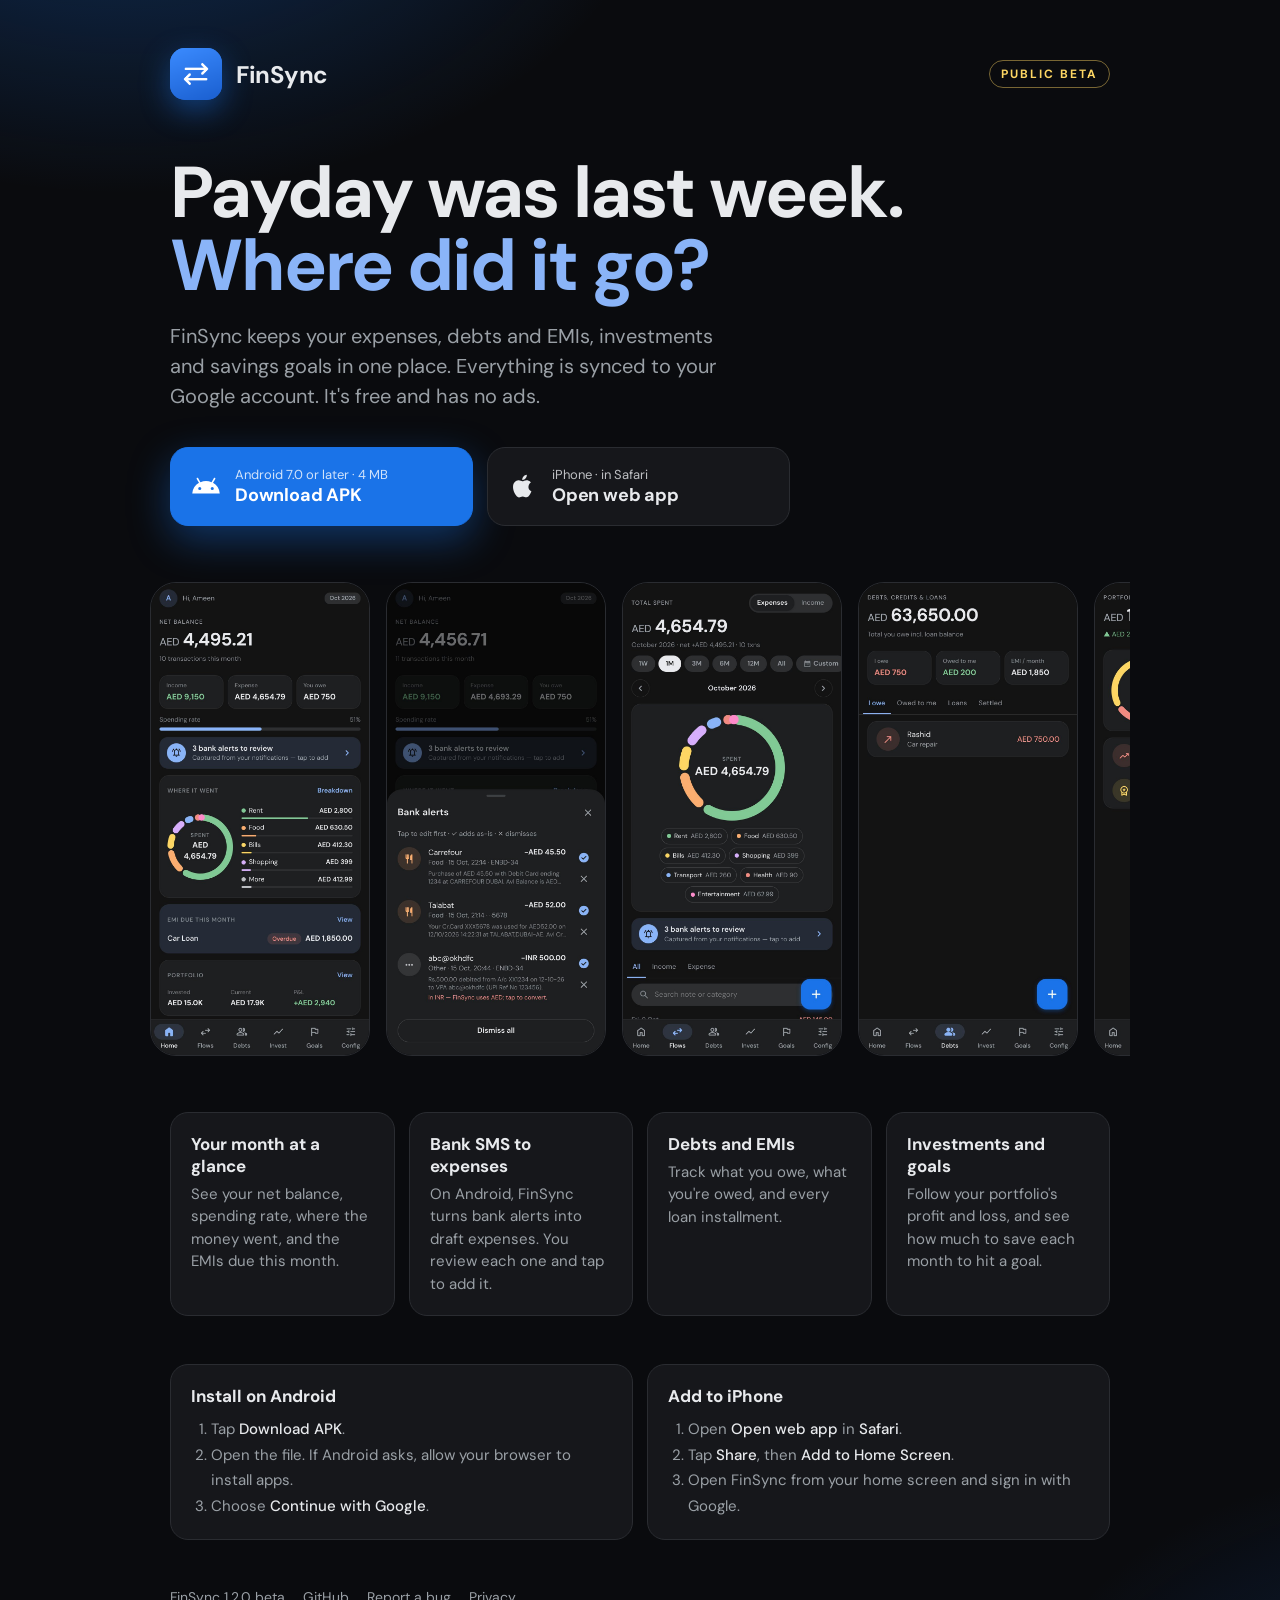
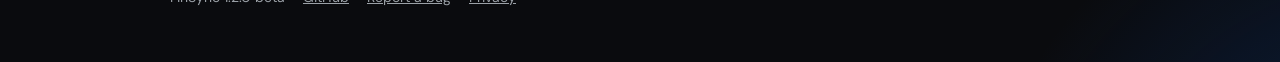
<file: index.html>
<!doctype html>
<html lang="en">
<head>
<meta charset="utf-8">
<meta name="viewport" content="width=device-width, initial-scale=1, viewport-fit=cover">
<title>FinSync: your money, in sync</title>
<meta name="description" content="Expenses, debts and EMIs, investments and goals, synced to your Google account. Free on Android and iPhone.">
<meta property="og:title" content="FinSync">
<meta property="og:description" content="Expenses, debts and EMIs, investments and goals, synced to your Google account. Free on Android and iPhone.">
<meta property="og:image" content="https://vtameen.github.io/finsync/app/icons/icon-512.png">
<meta name="theme-color" content="#0a0b0e">
<link rel="icon" type="image/png" href="app/icons/favicon-32.png">
<link rel="apple-touch-icon" href="app/icons/apple-touch-icon.png">
<style>
@font-face{font-family:DM;font-weight:400;src:url(app/fonts/dm-sans-latin-400-normal.woff2) format('woff2')}
@font-face{font-family:DM;font-weight:500;src:url(app/fonts/dm-sans-latin-500-normal.woff2) format('woff2')}
@font-face{font-family:DM;font-weight:700;src:url(app/fonts/dm-sans-latin-700-normal.woff2) format('woff2')}
:root{--bg:#0a0b0e;--card:#16171b;--line:#2a2c31;--text:#e8eaed;--mute:#9aa0a6;--blue:#1a73e8;--blue2:#8ab4f8;--gold:#fdd663}
*{box-sizing:border-box}
html,body{margin:0;background:var(--bg);color:var(--text);font-family:DM,system-ui,sans-serif;-webkit-font-smoothing:antialiased}
body{background:radial-gradient(900px 600px at 10% -10%,rgba(26,115,232,.35),transparent 60%),radial-gradient(700px 600px at 110% 110%,rgba(13,61,138,.45),transparent 60%),var(--bg);min-height:100vh}
main{max-width:980px;margin:0 auto;padding:calc(48px + env(safe-area-inset-top)) 20px 56px}
.top{display:flex;align-items:center;gap:14px}
.logo{width:52px;height:52px;border-radius:15px;background:linear-gradient(160deg,#3b8bff,#1a5fd0);display:grid;place-items:center;box-shadow:0 10px 30px rgba(26,115,232,.45)}
.logo img{width:52px;height:52px;border-radius:15px}
.top b{font-size:24px;letter-spacing:-.5px}
.beta{margin-left:auto;font-size:12px;font-weight:700;letter-spacing:2px;color:var(--gold);border:1.5px solid rgba(253,214,99,.45);padding:5px 11px;border-radius:20px}
h1{font-size:clamp(40px,8vw,72px);line-height:1.02;letter-spacing:-2px;margin:56px 0 18px;font-weight:700}
h1 em{font-style:normal;color:var(--blue2)}
.lede{font-size:clamp(17px,2.4vw,20px);color:var(--mute);max-width:560px;line-height:1.5;margin:0}
.ctas{display:grid;grid-template-columns:1fr 1fr;gap:14px;margin-top:36px;max-width:620px}
.cta{display:flex;align-items:center;gap:14px;padding:18px 20px;border-radius:18px;text-decoration:none;color:var(--text);background:var(--card);border:1px solid var(--line);transition:transform .15s,border-color .15s}
.cta:hover{transform:translateY(-2px);border-color:#3c4043}
.cta.primary{background:var(--blue);border-color:var(--blue);color:#fff;box-shadow:0 14px 40px rgba(26,115,232,.4)}
.cta svg{flex:none;width:30px;height:30px}
.cta span{display:block;font-size:13px;opacity:.8}
.cta strong{display:block;font-size:18px;letter-spacing:-.2px}
.shots{display:flex;gap:16px;margin:56px -20px 0;padding:0 20px 8px;overflow-x:auto;scroll-snap-type:x mandatory;scrollbar-width:none}
.shots::-webkit-scrollbar{display:none}
.shots img{flex:none;width:220px;border-radius:26px;border:1px solid var(--line);scroll-snap-align:start;background:#131314}
.feat{display:grid;grid-template-columns:repeat(auto-fit,minmax(220px,1fr));gap:14px;margin-top:48px}
.f{background:var(--card);border:1px solid var(--line);border-radius:18px;padding:20px}
.f h3{margin:0 0 6px;font-size:17px}
.f p{margin:0;color:var(--mute);font-size:15px;line-height:1.5}
.how{margin-top:48px;display:grid;grid-template-columns:1fr 1fr;gap:14px}
.how div{background:var(--card);border:1px solid var(--line);border-radius:18px;padding:20px}
.how h3{margin:0 0 10px;font-size:17px}
.how ol{margin:0;padding-left:20px;color:var(--mute);font-size:15px;line-height:1.7}
.how b{color:var(--text);font-weight:500}
footer{margin-top:48px;color:var(--mute);font-size:14px;display:flex;gap:18px;flex-wrap:wrap}
footer a{color:var(--mute)}
@media (max-width:640px){.ctas,.how{grid-template-columns:1fr}h1{margin-top:40px}}
</style>
</head>
<body>
<main>
  <div class="top"><div class="logo"><img src="app/icons/icon-192.png" alt=""></div><b>FinSync</b><span class="beta">PUBLIC BETA</span></div>

  <h1>Payday was last week.<br><em>Where did it go?</em></h1>
  <p class="lede">FinSync keeps your expenses, debts and EMIs, investments and savings goals in one place. Everything is synced to your Google account. It's free and has no ads.</p>

  <div class="ctas">
    <a class="cta" id="android" href="https://github.com/vtameen/finsync/raw/main/download/FinSync-beta.apk">
      <svg viewBox="0 0 24 24" fill="currentColor"><path d="M17.6 9.48l1.84-3.18c.16-.31.04-.69-.26-.85a.637.637 0 0 0-.83.22l-1.88 3.24a11.43 11.43 0 0 0-8.94 0L5.65 5.67a.643.643 0 0 0-.87-.2c-.28.18-.37.54-.22.83L6.4 9.48A10.78 10.78 0 0 0 1 18h22a10.78 10.78 0 0 0-5.4-8.52M7 15.25a1.25 1.25 0 1 1 0-2.5 1.25 1.25 0 0 1 0 2.5m10 0a1.25 1.25 0 1 1 0-2.5 1.25 1.25 0 0 1 0 2.5"/></svg>
      <div><span>Android 7.0 or later · 4 MB</span><strong>Download APK</strong></div></a>
    <a class="cta" id="iphone" href="app/">
      <svg viewBox="0 0 24 24" fill="currentColor"><path d="M16.37 12.6c-.02-2.3 1.88-3.4 1.96-3.46-1.07-1.56-2.73-1.78-3.32-1.8-1.41-.14-2.76.83-3.47.83-.72 0-1.82-.81-3-.79-1.54.02-2.96.9-3.76 2.28-1.6 2.78-.41 6.89 1.15 9.14.76 1.1 1.67 2.34 2.86 2.3 1.15-.05 1.58-.74 2.97-.74 1.38 0 1.77.74 2.98.72 1.23-.02 2.01-1.12 2.76-2.23.87-1.28 1.23-2.52 1.25-2.58-.03-.01-2.39-.92-2.41-3.65zM14.1 5.86c.63-.77 1.06-1.83.94-2.89-.91.04-2.01.61-2.66 1.37-.58.67-1.1 1.76-.96 2.8 1.01.08 2.05-.52 2.68-1.28z"/></svg>
      <div><span>iPhone · in Safari</span><strong>Open web app</strong></div></a>
  </div>

  <div class="shots">
    <img src="screenshots/home.jpg" alt="Home"><img src="screenshots/inbox.jpg" alt="Bank alerts"><img src="screenshots/flows.jpg" alt="Flows">
    <img src="screenshots/debts.jpg" alt="Debts"><img src="screenshots/invest.jpg" alt="Invest"><img src="screenshots/goals.jpg" alt="Goals">
  </div>

  <div class="feat">
    <div class="f"><h3>Your month at a glance</h3><p>See your net balance, spending rate, where the money went, and the EMIs due this month.</p></div>
    <div class="f"><h3>Bank SMS to expenses</h3><p>On Android, FinSync turns bank alerts into draft expenses. You review each one and tap to add it.</p></div>
    <div class="f"><h3>Debts and EMIs</h3><p>Track what you owe, what you're owed, and every loan installment.</p></div>
    <div class="f"><h3>Investments and goals</h3><p>Follow your portfolio's profit and loss, and see how much to save each month to hit a goal.</p></div>
  </div>

  <div class="how">
    <div><h3>Install on Android</h3><ol><li>Tap <b>Download APK</b>.</li><li>Open the file. If Android asks, allow your browser to install apps.</li><li>Choose <b>Continue with Google</b>.</li></ol></div>
    <div><h3>Add to iPhone</h3><ol><li>Open <b>Open web app</b> in <b>Safari</b>.</li><li>Tap <b>Share</b>, then <b>Add to Home Screen</b>.</li><li>Open FinSync from your home screen and sign in with Google.</li></ol></div>
  </div>

  <footer><span>FinSync 1.2.0 beta</span><a href="https://github.com/vtameen/finsync">GitHub</a><a href="https://github.com/vtameen/finsync/issues">Report a bug</a><a href="https://vtameen.github.io/finsync-privacy/">Privacy</a></footer>
</main>
<script>
  // Put the visitor's own platform first.
  var ua = navigator.userAgent, ios = /iPhone|iPad|iPod/.test(ua) || (navigator.platform === 'MacIntel' && navigator.maxTouchPoints > 1);
  var a = document.getElementById('android'), i = document.getElementById('iphone');
  if (ios) { i.classList.add('primary'); i.parentNode.insertBefore(i, a); } else { a.classList.add('primary'); }
</script>
</body>
</html>
</file>
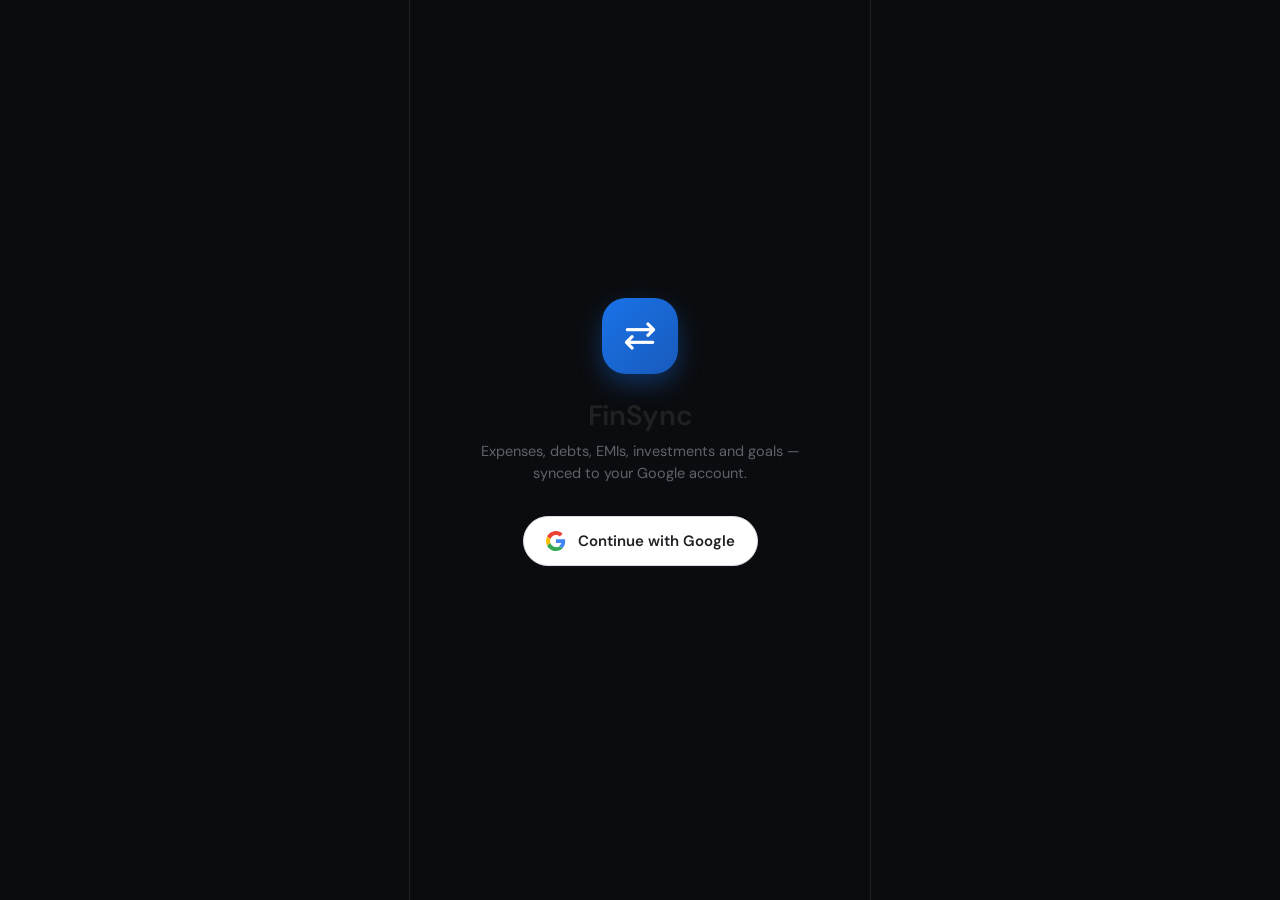
<file: app/index.html>
<!doctype html>
<html lang="en">
<head>
  <meta charset="utf-8">
  <meta name="viewport" content="width=device-width, initial-scale=1, maximum-scale=1, viewport-fit=cover">
  <meta name="color-scheme" content="light dark">
  <meta name="theme-color" content="#ffffff" media="(prefers-color-scheme: light)">
  <meta name="theme-color" content="#131314" media="(prefers-color-scheme: dark)">
  <meta name="apple-mobile-web-app-capable" content="yes">
  <meta name="mobile-web-app-capable" content="yes">
  <meta name="apple-mobile-web-app-title" content="FinSync">
  <meta name="apple-mobile-web-app-status-bar-style" content="default">
  <meta name="description" content="FinSync: expenses, debts, EMIs, investments and goals, synced to your Google account.">
  <title>FinSync</title>
  <link rel="manifest" href="manifest.webmanifest">
  <link rel="apple-touch-icon" href="icons/apple-touch-icon.png">
  <link rel="icon" type="image/png" sizes="32x32" href="icons/favicon-32.png">
  <link rel="stylesheet" href="app.css">
  <link rel="stylesheet" href="web.css">
</head>
<body>
  <div id="app"><div class="auth"><div class="logo"><span class="i">&#xea18;</span></div><div class="spin"></div></div></div>
  <div id="scrim"></div>
  <div id="toast"></div>
  <script src="firebase.js"></script>
  <script src="parser.js"></script>
  <script src="app.js"></script>
  <script>if ('serviceWorker' in navigator) addEventListener('load', () => navigator.serviceWorker.register('sw.js').catch(() => {}));</script>
</body>
</html>
</file>
<file: app/app.css>
/* FinSync — native WebView UI. GPay / Material 3 look, light + dark. */
@font-face { font-family: 'DM Sans'; font-weight: 400; font-display: block; src: url(fonts/dm-sans-latin-400-normal.woff2) format('woff2'); }
@font-face { font-family: 'DM Sans'; font-weight: 500; font-display: block; src: url(fonts/dm-sans-latin-500-normal.woff2) format('woff2'); }
@font-face { font-family: 'DM Sans'; font-weight: 600; font-display: block; src: url(fonts/dm-sans-latin-600-normal.woff2) format('woff2'); }
@font-face { font-family: 'DM Sans'; font-weight: 700; font-display: block; src: url(fonts/dm-sans-latin-700-normal.woff2) format('woff2'); }
@font-face { font-family: 'Symbols'; font-weight: 100 700; font-display: block; src: url(fonts/symbols.woff2) format('woff2'); }

:root {
  --bg: #ffffff; --surface: #ffffff; --surface2: #f1f3f4; --border: #eceff1; --border-hi: #dadce0;
  --text: #202124; --text2: #5f6368; --text3: #80868b;
  --accent: #1a73e8; --accent-wash: #e8f0fe; --on-accent: #ffffff;
  --pos: #1e8e3e; --neg: #d93025; --pos-wash: #e6f4ea; --neg-wash: #fce8e6;
  --brand: #1a73e8; --brand-deep: #185abc;
  --shadow: 0 1px 2px rgba(60,64,67,.12), 0 2px 6px rgba(60,64,67,.08);
  --scrim: rgba(32,33,36,.38);
  /* category tones: fg / bg */
  --t0: #1a73e8; --t0b: #e8f0fe; --t1: #e8710a; --t1b: #feefe3; --t2: #1e8e3e; --t2b: #e6f4ea;
  --t3: #b06000; --t3b: #fef7e0; --t4: #9334e6; --t4b: #f3e8fd; --t5: #d93025; --t5b: #fce8e6;
  --t6: #12805c; --t6b: #e0f2ef; --t7: #d01884; --t7b: #fde7f3; --t8: #4355b9; --t8b: #e8eafd;
  --t9: #5f6368; --t9b: #f1f3f4;
  color-scheme: light;
}
@media (prefers-color-scheme: dark) {
  :root {
    --bg: #131314; --surface: #1e1f20; --surface2: #2d2f31; --border: #2a2b2d; --border-hi: #3c4043;
    --text: #e8eaed; --text2: #9aa0a6; --text3: #80868b;
    --accent: #8ab4f8; --accent-wash: rgba(138,180,248,.15); --on-accent: #131314;
    --pos: #81c995; --neg: #f28b82; --pos-wash: rgba(129,201,149,.14); --neg-wash: rgba(242,139,130,.14);
    --shadow: none; --scrim: rgba(0,0,0,.55);
    --t0: #8ab4f8; --t0b: rgba(138,180,248,.15); --t1: #fcad70; --t1b: rgba(252,173,112,.14);
    --t2: #81c995; --t2b: rgba(129,201,149,.14); --t3: #fdd663; --t3b: rgba(253,214,99,.13);
    --t4: #d7aefb; --t4b: rgba(215,174,251,.14); --t5: #f28b82; --t5b: rgba(242,139,130,.14);
    --t6: #78d9ec; --t6b: rgba(120,217,236,.14); --t7: #ff8bcb; --t7b: rgba(255,139,203,.14);
    --t8: #a8b1ff; --t8b: rgba(168,177,255,.14); --t9: #bdc1c6; --t9b: rgba(189,193,198,.14);
    color-scheme: dark;
  }
}

* { box-sizing: border-box; -webkit-tap-highlight-color: transparent; }
html, body { margin: 0; height: 100%; }
body {
  background: var(--bg); color: var(--text);
  font: 400 14px/1.4 'DM Sans', system-ui, sans-serif;
  -webkit-font-smoothing: antialiased; overscroll-behavior: none;
  user-select: none; -webkit-user-select: none;
}
input, textarea, select, button { font: inherit; color: inherit; }
input, textarea { user-select: text; -webkit-user-select: text; }
button { background: none; border: 0; padding: 0; cursor: pointer; }
.num { font-variant-numeric: tabular-nums; }
.i { font-family: 'Symbols'; font-weight: 400; font-style: normal; font-size: 22px; line-height: 1;
  letter-spacing: normal; text-transform: none; display: inline-block; white-space: nowrap;
  direction: ltr; font-feature-settings: 'liga'; -webkit-font-smoothing: antialiased;
  font-variation-settings: 'FILL' 0, 'wght' 400, 'opsz' 24; vertical-align: middle; }
.i.fill { font-variation-settings: 'FILL' 1, 'wght' 400, 'opsz' 24; }

/* ── App shell ── */
#app { height: 100%; display: flex; flex-direction: column; }
#view { flex: 1; overflow-y: auto; overflow-x: hidden; padding-bottom: 96px; -webkit-overflow-scrolling: touch; }
nav.tabs { flex: none; display: grid; grid-template-columns: repeat(6, 1fr); background: var(--surface);
  border-top: 1px solid var(--border); height: 68px; }
nav.tabs button { display: flex; flex-direction: column; align-items: center; justify-content: center; gap: 4px;
  color: var(--text2); font-size: 11.5px; font-weight: 500; }
nav.tabs .pill { width: 56px; height: 30px; border-radius: 15px; display: grid; place-items: center; transition: background .2s; }
nav.tabs button.on { color: var(--text); }
nav.tabs button.on .pill { background: var(--accent-wash); }
nav.tabs button.on .i { color: var(--accent); font-variation-settings: 'FILL' 1, 'wght' 500, 'opsz' 24; }

.fab { position: fixed; right: 18px; bottom: 86px; width: 58px; height: 58px; border-radius: 18px;
  background: var(--brand); color: #fff; display: grid; place-items: center; z-index: 5;
  box-shadow: 0 3px 8px rgba(26,115,232,.35); }
.fab .i { font-size: 28px; }
.fab:active { transform: scale(.96); }

/* ── Headers ── */
.hdr { padding: 20px 16px 8px; }
.eyebrow { font-size: 11px; letter-spacing: .08em; text-transform: uppercase; color: var(--text2); font-weight: 500; }
.big { font-size: 34px; font-weight: 700; letter-spacing: -.5px; margin-top: 2px; }
.big .sym { font-size: 20px; font-weight: 500; color: var(--text2); margin-right: 2px; }
.sub { font-size: 12.5px; color: var(--text3); margin-top: 4px; }
.row { display: flex; align-items: center; gap: 8px; }
.spacer { flex: 1; }
.hello { display: flex; align-items: center; gap: 10px; padding: 12px 16px 0; }
.avatar { width: 34px; height: 34px; border-radius: 50%; background: var(--accent-wash); color: var(--accent);
  display: grid; place-items: center; font-weight: 600; overflow: hidden; }
.avatar img { width: 100%; height: 100%; object-fit: cover; }
.badge { font-size: 11px; font-weight: 600; padding: 3px 9px; border-radius: 10px; background: var(--surface2); color: var(--text2); }
.badge.red { background: var(--neg-wash); color: var(--neg); }
.badge.green { background: var(--pos-wash); color: var(--pos); }
.badge.blue { background: var(--accent-wash); color: var(--accent); }

/* ── Cards ── */
.pad { padding: 0 16px; }
.card { background: var(--surface); border: 1px solid var(--border); border-radius: 18px; margin: 12px 16px 0; overflow: hidden; }
.card.p { padding: 14px; }
.card-h { display: flex; align-items: center; padding: 14px 14px 6px; }
.card-h .t { font-size: 11px; letter-spacing: .08em; text-transform: uppercase; color: var(--text3); font-weight: 600; }
.link { color: var(--accent); font-size: 12.5px; font-weight: 600; padding: 6px 0 6px 12px; }
.stats { display: grid; grid-template-columns: repeat(3, 1fr); gap: 8px; margin: 14px 16px 0; }
.stat { background: var(--surface); border: 1px solid var(--border); border-radius: 16px; padding: 11px 12px; }
.stat .l { font-size: 11px; color: var(--text3); font-weight: 500; }
.stat .v { font-size: 15px; font-weight: 700; margin-top: 3px; white-space: nowrap; overflow: hidden; text-overflow: ellipsis; }
.minis { display: grid; grid-template-columns: repeat(3, 1fr); gap: 8px; padding: 4px 14px 14px; }
.mini .l { font-size: 11px; color: var(--text3); }
.mini .v { font-size: 14px; font-weight: 700; margin-top: 2px; white-space: nowrap; overflow: hidden; text-overflow: ellipsis; }
.bar { height: 6px; border-radius: 3px; background: var(--surface2); overflow: hidden; }
.bar > i { display: block; height: 100%; border-radius: 3px; background: var(--accent); transition: width .6s cubic-bezier(.2,.8,.2,1); }
.sect { display: flex; align-items: center; justify-content: space-between; padding: 22px 16px 6px; }
.sect .t { font-size: 15px; font-weight: 600; }
.pos { color: var(--pos); } .neg { color: var(--neg); } .muted { color: var(--text3); } .acc { color: var(--accent); }

/* ── List rows ── */
.list { background: var(--surface); }
.card .list { background: transparent; }
.item { display: flex; align-items: center; gap: 14px; padding: 11px 16px; min-height: 64px; position: relative; }
.item:active { background: var(--surface2); }
.disc { width: 44px; height: 44px; border-radius: 50%; display: grid; place-items: center; flex: none; }
.disc .i { font-size: 21px; }
.item .mid { flex: 1; min-width: 0; }
.item .t1 { font-size: 14.5px; white-space: nowrap; overflow: hidden; text-overflow: ellipsis; }
.item .t2 { font-size: 12.5px; color: var(--text2); white-space: nowrap; overflow: hidden; text-overflow: ellipsis; margin-top: 1px; }
.item .amt { font-size: 14.5px; font-weight: 500; text-align: right; white-space: nowrap; }
.item .amt small { display: block; font-size: 11.5px; font-weight: 400; color: var(--text3); }
.day { display: flex; justify-content: space-between; padding: 14px 16px 4px; font-size: 12px; color: var(--text3); font-weight: 500; }
.empty { padding: 28px 16px; text-align: center; color: var(--text3); font-size: 13px; }
.empty .i { font-size: 34px; display: block; margin: 0 auto 8px; color: var(--border-hi); }

/* ── Chips / segmented ── */
.chips { display: flex; gap: 6px; overflow-x: auto; padding: 2px 16px; scrollbar-width: none; }
.chips::-webkit-scrollbar { display: none; }
.chip { flex: none; padding: 7px 14px; border-radius: 18px; background: var(--surface2); color: var(--text2);
  font-size: 12.5px; font-weight: 600; display: inline-flex; align-items: center; gap: 4px; }
.chip.on { background: var(--text); color: var(--bg); }
.chip .i { font-size: 15px; }
.seg { display: inline-flex; background: var(--surface2); border-radius: 20px; padding: 3px; }
.seg button { padding: 6px 13px; border-radius: 16px; font-size: 12.5px; color: var(--text2); }
.seg button.on { background: var(--surface); color: var(--text); font-weight: 600; box-shadow: 0 1px 3px rgba(0,0,0,.12); }
.tabsline { display: flex; gap: 2px; padding: 0 8px; border-bottom: 1px solid var(--border); overflow-x: auto; scrollbar-width: none; }
.tabsline button { padding: 12px 10px 10px; font-size: 13px; font-weight: 500; color: var(--text3); border-bottom: 2px solid transparent; flex: none; }
.tabsline button.on { color: var(--accent); border-color: var(--accent); }
.legend { display: flex; flex-wrap: wrap; justify-content: center; gap: 6px; padding: 14px 4px 2px; }
.lchip { display: inline-flex; align-items: center; gap: 6px; padding: 6px 10px; border-radius: 18px; border: 1px solid var(--border-hi);
  font-size: 12px; background: var(--surface); }
.lchip .dot { width: 8px; height: 8px; border-radius: 50%; }
.lchip .a { color: var(--text2); font-variant-numeric: tabular-nums; }
.lchip.on { font-weight: 600; }
.mstep { display: flex; align-items: center; justify-content: space-between; padding: 12px 16px 0; font-weight: 600; font-size: 13.5px; }
.rbtn { width: 34px; height: 34px; border-radius: 17px; border: 1px solid var(--border); display: grid; place-items: center; color: var(--text2); }
.search { display: flex; align-items: center; gap: 8px; margin: 10px 16px 4px; padding: 0 14px; height: 42px; border-radius: 21px; background: var(--surface2); }
.search input { flex: 1; border: 0; outline: 0; background: transparent; font-size: 14px; }
.search .i { font-size: 20px; color: var(--text3); }

/* ── Donut ── */
.donut { position: relative; margin: 0 auto; }
.donut svg { display: block; overflow: visible; }
.donut .seg-arc { transition: opacity .2s, stroke-width .2s; }
.donut .c { position: absolute; inset: 0; display: flex; flex-direction: column; align-items: center; justify-content: center; text-align: center; pointer-events: none; }
.donut .c .l { font-size: 10.5px; letter-spacing: .08em; text-transform: uppercase; color: var(--text3); font-weight: 600; }
.donut .c .v { font-weight: 700; font-variant-numeric: tabular-nums; }
.donut .c .s { font-size: 11px; color: var(--text2); }
.where { display: flex; align-items: center; gap: 16px; padding: 4px 14px 14px; }
.where .lg { flex: 1; min-width: 0; }
.lline { padding: 4px 0; }
.lline .r { display: flex; align-items: center; gap: 6px; font-size: 12.5px; }
.lline .r .n { flex: 1; overflow: hidden; text-overflow: ellipsis; white-space: nowrap; }
.lline .r b { font-weight: 600; font-variant-numeric: tabular-nums; }
.lline .bar { height: 3px; margin-top: 4px; }

/* ── Banner ── */
.banner { display: flex; align-items: center; gap: 12px; margin: 12px 16px 0; padding: 12px 14px; border-radius: 16px; background: var(--accent-wash); }
.banner .ic { width: 36px; height: 36px; border-radius: 50%; background: var(--accent); color: var(--on-accent); display: grid; place-items: center; flex: none; }
.banner .ic .i { font-size: 19px; }
.banner .t1 { font-weight: 600; font-size: 14px; }
.banner .t2 { font-size: 12px; color: var(--text2); }
.banner.warn { background: var(--neg-wash); }
.banner.warn .ic { background: var(--neg); }

/* ── Loan / goal cards ── */
.lcard { padding: 14px; border-top: 1px solid var(--border); }
.lcard:first-child { border-top: 0; }
.lcard .top { display: flex; align-items: center; gap: 12px; }
.lcard .meta { display: flex; justify-content: space-between; font-size: 12px; color: var(--text2); margin-top: 8px; }
.lcard .bar { margin-top: 10px; }
.btnrow { display: flex; gap: 8px; margin-top: 12px; }

/* ── Buttons ── */
.btn { height: 44px; padding: 0 20px; border-radius: 22px; font-weight: 600; font-size: 14px; display: inline-flex; align-items: center; justify-content: center; gap: 6px; }
.btn.primary { background: var(--brand); color: #fff; }
.btn.tonal { background: var(--accent-wash); color: var(--accent); }
.btn.outline { border: 1px solid var(--border-hi); color: var(--text); }
.btn.danger { background: var(--neg-wash); color: var(--neg); }
.btn.sm { height: 36px; padding: 0 14px; font-size: 13px; }
.btn.block { width: 100%; }
.btn:disabled { opacity: .45; }
.btn:active { filter: brightness(.95); }

/* ── Settings ── */
.slabel { padding: 22px 16px 6px; font-size: 12px; font-weight: 600; color: var(--accent); letter-spacing: .02em; }
.srow { display: flex; align-items: center; gap: 14px; padding: 13px 16px; min-height: 56px; background: var(--surface); }
.srow:active { background: var(--surface2); }
.srow .i.lead { color: var(--text2); }
.srow .mid { flex: 1; min-width: 0; }
.srow .t1 { font-size: 15px; }
.srow .t2 { font-size: 12.5px; color: var(--text2); margin-top: 1px; }
.srow select { border: 0; background: var(--surface2); border-radius: 10px; padding: 8px 10px; font-size: 13.5px; outline: 0; }
.toggle { width: 52px; height: 32px; border-radius: 16px; background: var(--surface2); border: 2px solid var(--border-hi); position: relative; flex: none; transition: all .2s; }
.toggle::after { content: ''; position: absolute; width: 16px; height: 16px; left: 6px; top: 6px; border-radius: 50%; background: var(--text3); transition: all .2s; }
.toggle.on { background: var(--accent); border-color: var(--accent); }
.toggle.on::after { width: 24px; height: 24px; left: 22px; top: 2px; background: var(--on-accent); }

/* ── Sheets ── */
#scrim { position: fixed; inset: 0; background: var(--scrim); opacity: 0; pointer-events: none; transition: opacity .22s; z-index: 20; }
#scrim.on { opacity: 1; pointer-events: auto; }
.sheet { position: fixed; left: 0; right: 0; bottom: 0; max-height: 92%; background: var(--surface); z-index: 21;
  border-radius: 28px 28px 0 0; transform: translateY(105%); transition: transform .28s cubic-bezier(.2,.8,.2,1);
  display: flex; flex-direction: column; }
.sheet.on { transform: none; }
.sheet .grab { width: 36px; height: 4px; border-radius: 2px; background: var(--border-hi); margin: 10px auto 2px; flex: none; }
.sheet .sh { display: flex; align-items: center; padding: 8px 12px 6px 20px; flex: none; }
.sheet .sh h2 { margin: 0; font-size: 18px; font-weight: 600; flex: 1; }
.sheet .body { overflow-y: auto; padding: 4px 20px 24px; }
.field { margin-top: 14px; }
.field > label { display: block; font-size: 12px; font-weight: 600; color: var(--text2); margin-bottom: 6px; }
.inp { width: 100%; height: 48px; border: 1.5px solid transparent; border-radius: 14px; background: var(--surface2); padding: 0 14px; outline: 0; font-size: 15px; }
.inp:focus { border-color: var(--accent); }
textarea.inp { height: 140px; padding: 12px 14px; font: 12px/1.4 ui-monospace, monospace; resize: none; }
.amount { display: flex; align-items: baseline; gap: 8px; padding: 14px 0 10px; border-bottom: 1px solid var(--border); }
.amount .s { font-size: 22px; color: var(--text3); }
.amount input { flex: 1; min-width: 0; border: 0; outline: 0; background: transparent; font-size: 40px; font-weight: 700; font-variant-numeric: tabular-nums; }
.typeseg { display: grid; grid-template-columns: 1fr 1fr; gap: 8px; margin-top: 8px; }
.typeseg button { height: 42px; border-radius: 21px; border: 1px solid var(--border-hi); font-weight: 600; font-size: 13.5px; color: var(--text2); }
.typeseg button.on.exp { background: var(--neg-wash); border-color: var(--neg); color: var(--neg); }
.typeseg button.on.inc { background: var(--pos-wash); border-color: var(--pos); color: var(--pos); }
.typeseg button.on.any { background: var(--accent-wash); border-color: var(--accent); color: var(--accent); }
.cats { display: grid; grid-template-columns: repeat(4, 1fr); gap: 8px; }
.cat { border: 1px solid var(--border); border-radius: 16px; padding: 10px 2px 8px; display: flex; flex-direction: column; align-items: center; gap: 4px; font-size: 11.5px; color: var(--text2); }
.cat .i { font-size: 22px; }
.cat.on { border-color: currentColor; font-weight: 600; }
.srcs { display: flex; flex-wrap: wrap; gap: 6px; }
.src { padding: 8px 12px; border-radius: 18px; border: 1px solid var(--border-hi); font-size: 12.5px; color: var(--text2); }
.src.on { background: var(--accent-wash); border-color: var(--accent); color: var(--accent); font-weight: 600; }
.actions { display: flex; gap: 8px; margin-top: 22px; }
.actions .btn { flex: 1; }
.raw { font-size: 11.5px; color: var(--text3); line-height: 1.35; margin-top: 4px; display: -webkit-box; -webkit-line-clamp: 2; -webkit-box-orient: vertical; overflow: hidden; }
.warnline { font-size: 11.5px; color: var(--neg); margin-top: 3px; }
.iconbtn { width: 40px; height: 40px; border-radius: 20px; display: grid; place-items: center; color: var(--text2); flex: none; }
.iconbtn:active { background: var(--surface2); }
.note { font-size: 13px; color: var(--text2); line-height: 1.5; }
.note ul { padding-left: 18px; margin: 8px 0; }

/* ── Toast ── */
#toast { position: fixed; left: 16px; right: 16px; bottom: 84px; background: #303134; color: #e8eaed; padding: 12px 16px;
  border-radius: 12px; font-size: 13.5px; transform: translateY(20px); opacity: 0; transition: all .2s; z-index: 40; pointer-events: none; }
#toast.on { transform: none; opacity: 1; }

/* ── Auth / splash ── */
.auth { height: 100%; display: flex; flex-direction: column; align-items: center; justify-content: center; padding: 32px; text-align: center; }
.logo { width: 76px; height: 76px; border-radius: 24px; background: linear-gradient(135deg, #1a73e8, #185abc); display: grid; place-items: center;
  box-shadow: 0 10px 24px rgba(26,115,232,.35); }
.logo .i { color: #fff; font-size: 38px; }
.auth h1 { font-size: 28px; font-weight: 600; margin: 22px 0 6px; letter-spacing: -.3px; }
.auth p { color: var(--text2); margin: 0 0 32px; font-size: 14.5px; line-height: 1.5; }
.gbtn { display: inline-flex; align-items: center; gap: 12px; height: 50px; padding: 0 22px; border-radius: 25px; border: 1px solid var(--border-hi);
  background: var(--surface); font-weight: 600; font-size: 15px; box-shadow: var(--shadow); }
.gbtn svg { width: 20px; height: 20px; }
.err { color: var(--neg); font-size: 13px; margin-top: 18px; min-height: 18px; }
.spin { width: 24px; height: 24px; border-radius: 50%; border: 2.5px solid var(--accent-wash); border-top-color: var(--accent); animation: spin .8s linear infinite; margin-top: 28px; }
@keyframes spin { to { transform: rotate(360deg); } }
.fade { animation: fade .25s ease; }
@keyframes fade { from { opacity: 0; transform: translateY(4px); } to { opacity: 1; transform: none; } }
@media (prefers-reduced-motion: reduce) { * { transition: none !important; animation: none !important; } }
.iconbtn.acc { color: var(--accent); }
</file>
<file: app/web.css>
/* Web / iPhone build: keep content clear of the notch and home indicator. */
#app { box-sizing: border-box; padding-top: env(safe-area-inset-top); padding-left: env(safe-area-inset-left); padding-right: env(safe-area-inset-right); }
nav.tabs { padding-bottom: env(safe-area-inset-bottom); }
.fab { bottom: calc(86px + env(safe-area-inset-bottom)); }
#toast { bottom: calc(84px + env(safe-area-inset-bottom)); }
.sheet { padding-bottom: env(safe-area-inset-bottom); }
html, body { overscroll-behavior: none; -webkit-tap-highlight-color: transparent; }
@media (min-width: 600px) {
  /* Desktop: show it as a phone-width column */
  body { background: #0b0c0f; }
  #app { max-width: 460px; margin: 0 auto; box-shadow: 0 0 0 1px rgba(127,127,127,.2); }
  nav.tabs, .sheet { max-width: 460px; margin-left: auto; margin-right: auto; }
  .fab { right: calc(50% - 230px + 18px); }
}
</file>
